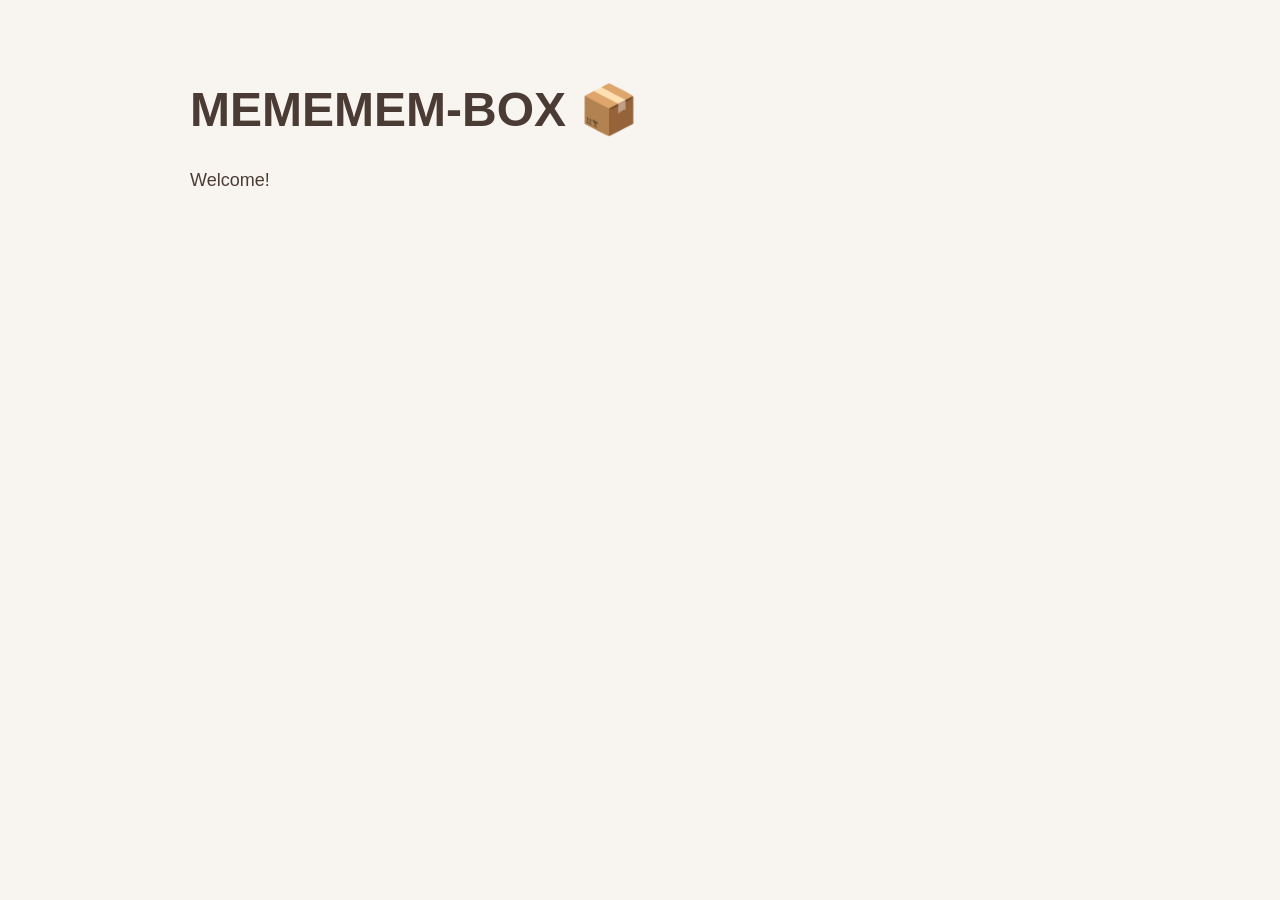
<file: index.html>
<!DOCTYPE html>
<html lang="ja">
<head>
    <meta charset="UTF-8">
    <link rel="stylesheet" href="style.css">
    <title>MEMEMEM-BOX</title>
</head>
<body>
    <h1>MEMEMEM-BOX 📦</h1>
    <p>Welcome!</p>
</body>
</html>
</file>
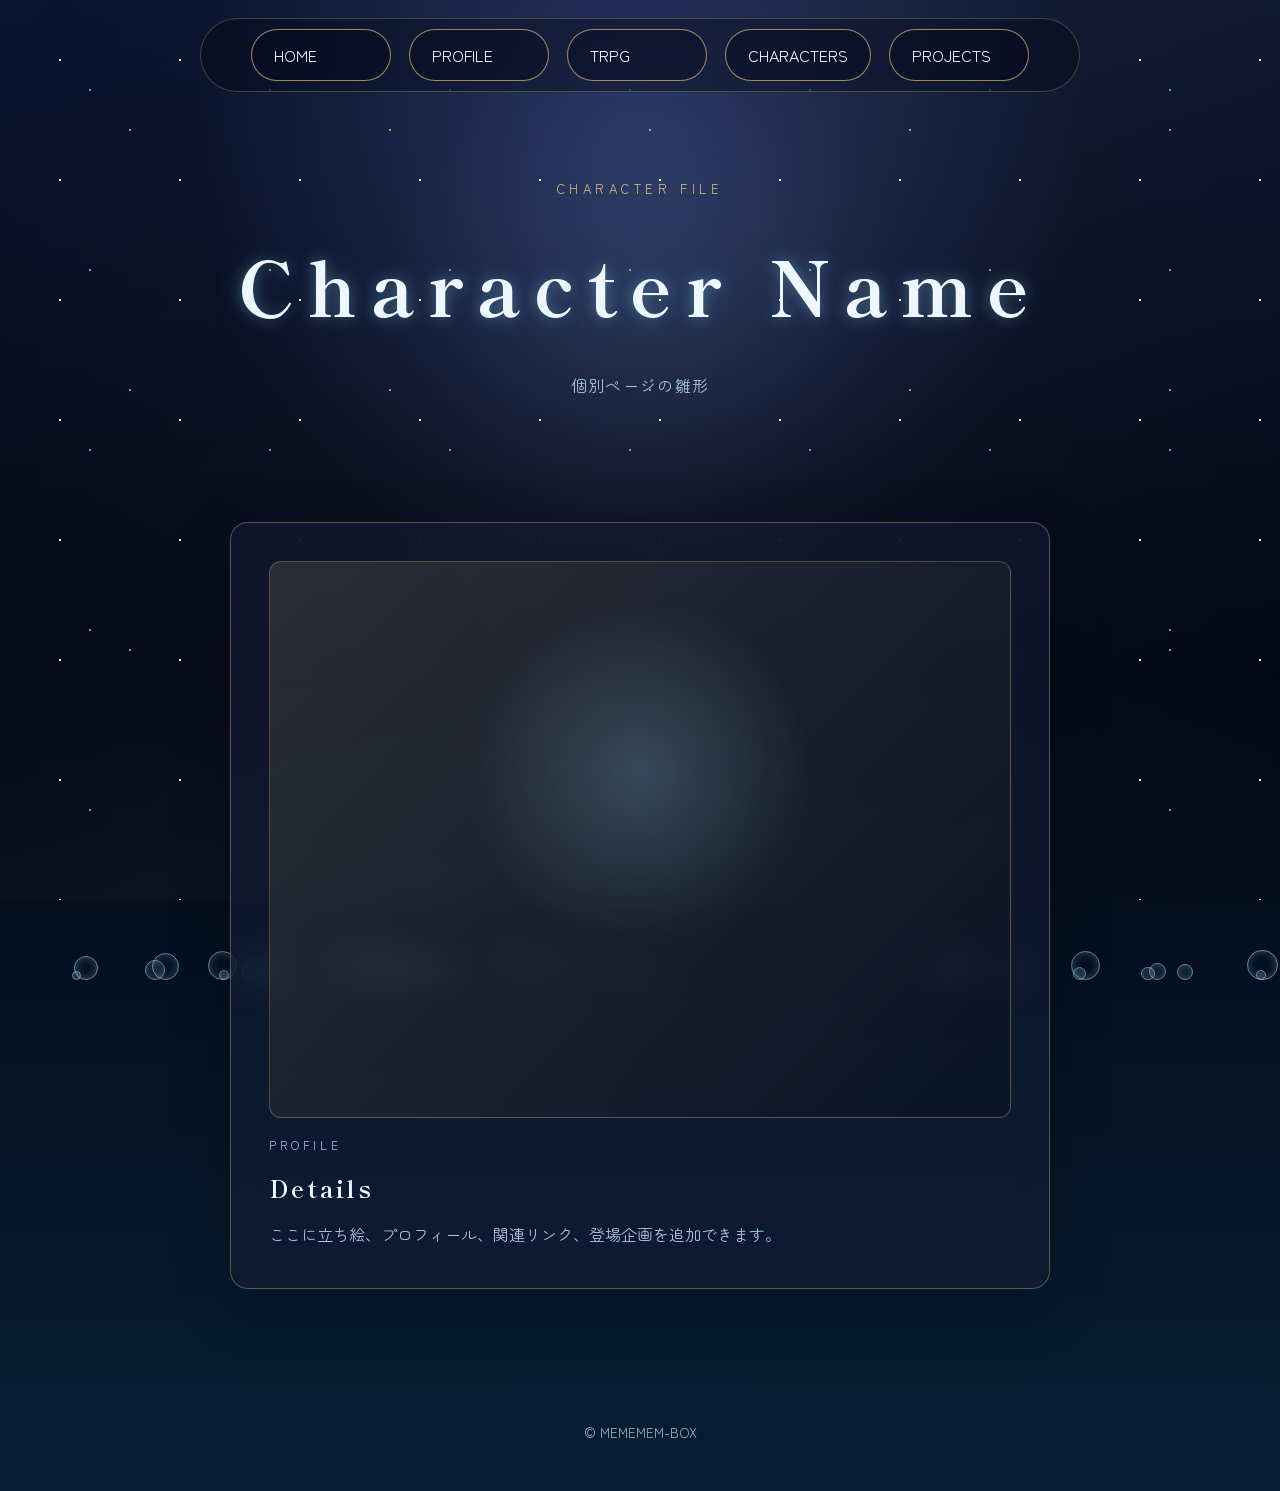
<file: character-detail.html>
<!DOCTYPE html>
<html lang="ja">
<head>
  <meta charset="UTF-8">
  <meta name="viewport" content="width=device-width, initial-scale=1.0">
  <link rel="stylesheet" href="css/style.css">
  <title>CHARACTER DETAIL | MEMEMEM-BOX</title>
</head>
<body>
<div class="background">
  <div class="stars"></div>
  <div class="bubbles"></div>
</div>

<header class="site-header">
  <nav class="site-nav" aria-label="Main navigation">
    <a href="index.html">HOME</a>
    <a href="profile.html">PROFILE</a>
    <a href="trpg.html">TRPG</a>
    <a href="characters.html">CHARACTERS</a>
    <a href="projects.html">PROJECTS</a>
  </nav>
</header>

<main>
  <section class="page-hero">
    <p class="eyebrow">Character File</p>
    <h1>Character Name</h1>
    <p class="subtitle">個別ページの雛形</p>
  </section>

  <section class="content-shell" aria-label="Character detail">
    <article class="glass-card">
      <div class="portrait-placeholder"></div>
      <p class="section-kicker">Profile</p>
      <h2>Details</h2>
      <p>ここに立ち絵、プロフィール、関連リンク、登場企画を追加できます。</p>
    </article>
  </section>
</main>

<footer class="site-footer">
  <small>&copy; MEMEMEM-BOX</small>
</footer>

<script src="js/script.js"></script>
</body>
</html>
</file>
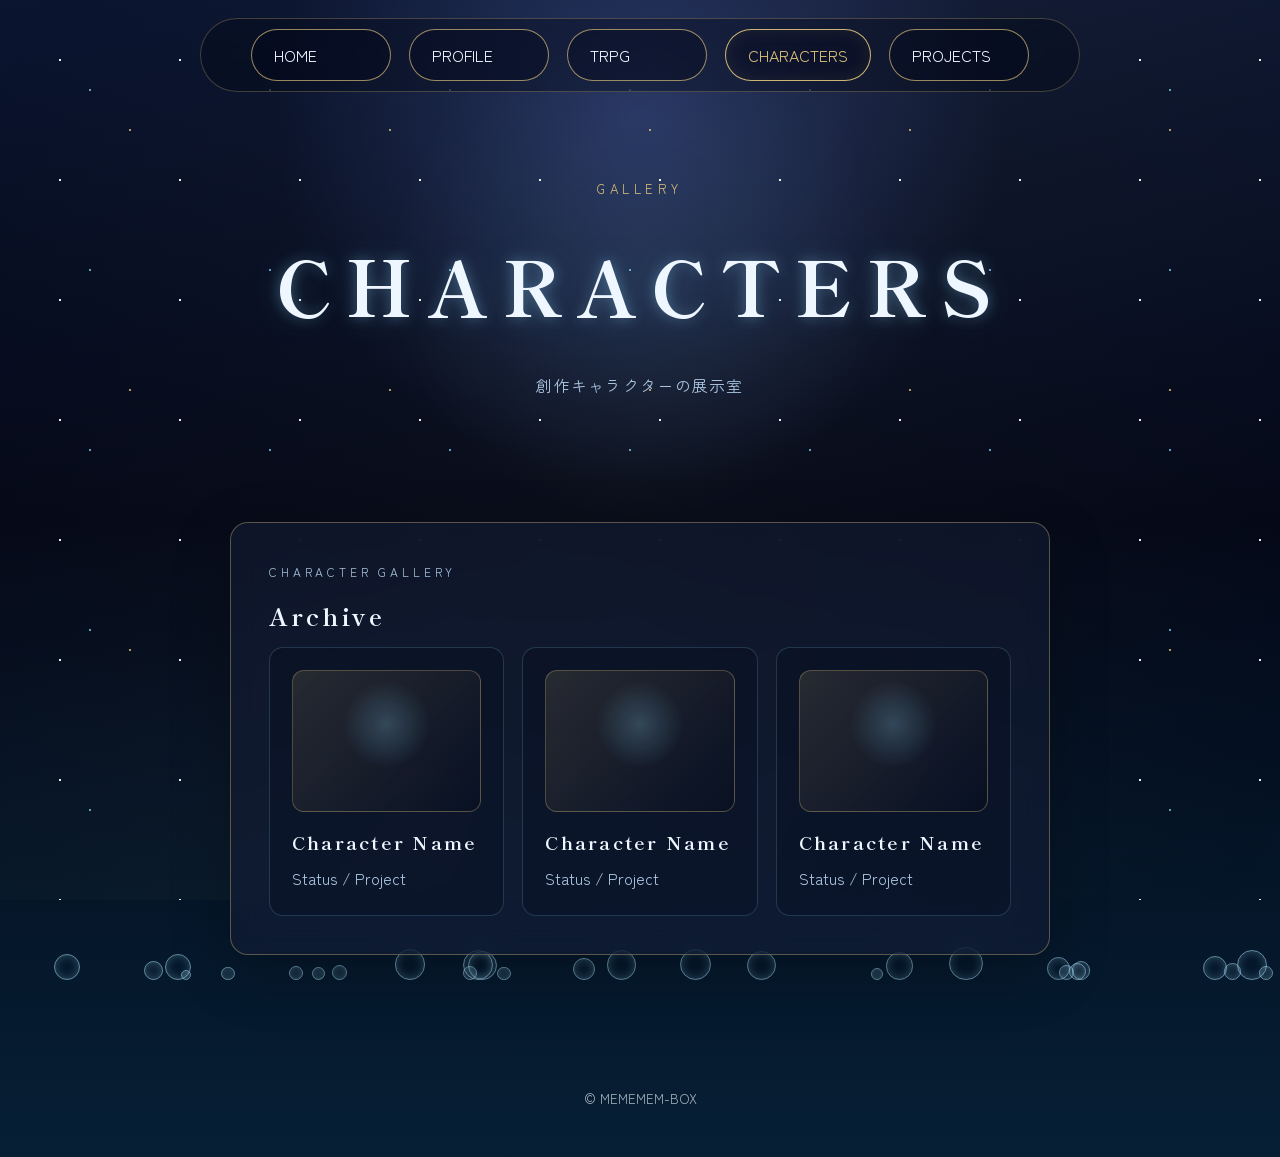
<file: characters.html>
<!DOCTYPE html>
<html lang="ja">
<head>
  <meta charset="UTF-8">
  <meta name="viewport" content="width=device-width, initial-scale=1.0">
  <link rel="stylesheet" href="css/style.css">
  <title>CHARACTERS | MEMEMEM-BOX</title>
</head>
<body>
<div class="background">
  <div class="stars"></div>
  <div class="bubbles"></div>
</div>

<header class="site-header">
  <nav class="site-nav" aria-label="Main navigation">
    <a href="index.html">HOME</a>
    <a href="profile.html">PROFILE</a>
    <a href="trpg.html">TRPG</a>
    <a href="characters.html" aria-current="page">CHARACTERS</a>
    <a href="projects.html">PROJECTS</a>
  </nav>
</header>

<main>
  <section class="page-hero">
    <p class="eyebrow">Gallery</p>
    <h1>CHARACTERS</h1>
    <p class="subtitle">創作キャラクターの展示室</p>
  </section>

  <section class="content-shell" aria-label="Character gallery">
    <article class="glass-card">
      <p class="section-kicker">Character Gallery</p>
      <h2>Archive</h2>
      <div class="card-grid">
        <a class="mini-card" href="character-detail.html">
          <div class="portrait-placeholder"></div>
          <h3>Character Name</h3>
          <p>Status / Project</p>
        </a>
        <a class="mini-card" href="character-detail.html">
          <div class="portrait-placeholder"></div>
          <h3>Character Name</h3>
          <p>Status / Project</p>
        </a>
        <a class="mini-card" href="character-detail.html">
          <div class="portrait-placeholder"></div>
          <h3>Character Name</h3>
          <p>Status / Project</p>
        </a>
      </div>
    </article>
  </section>
</main>

<footer class="site-footer">
  <small>&copy; MEMEMEM-BOX</small>
</footer>

<script src="js/script.js"></script>
</body>
</html>
</file>
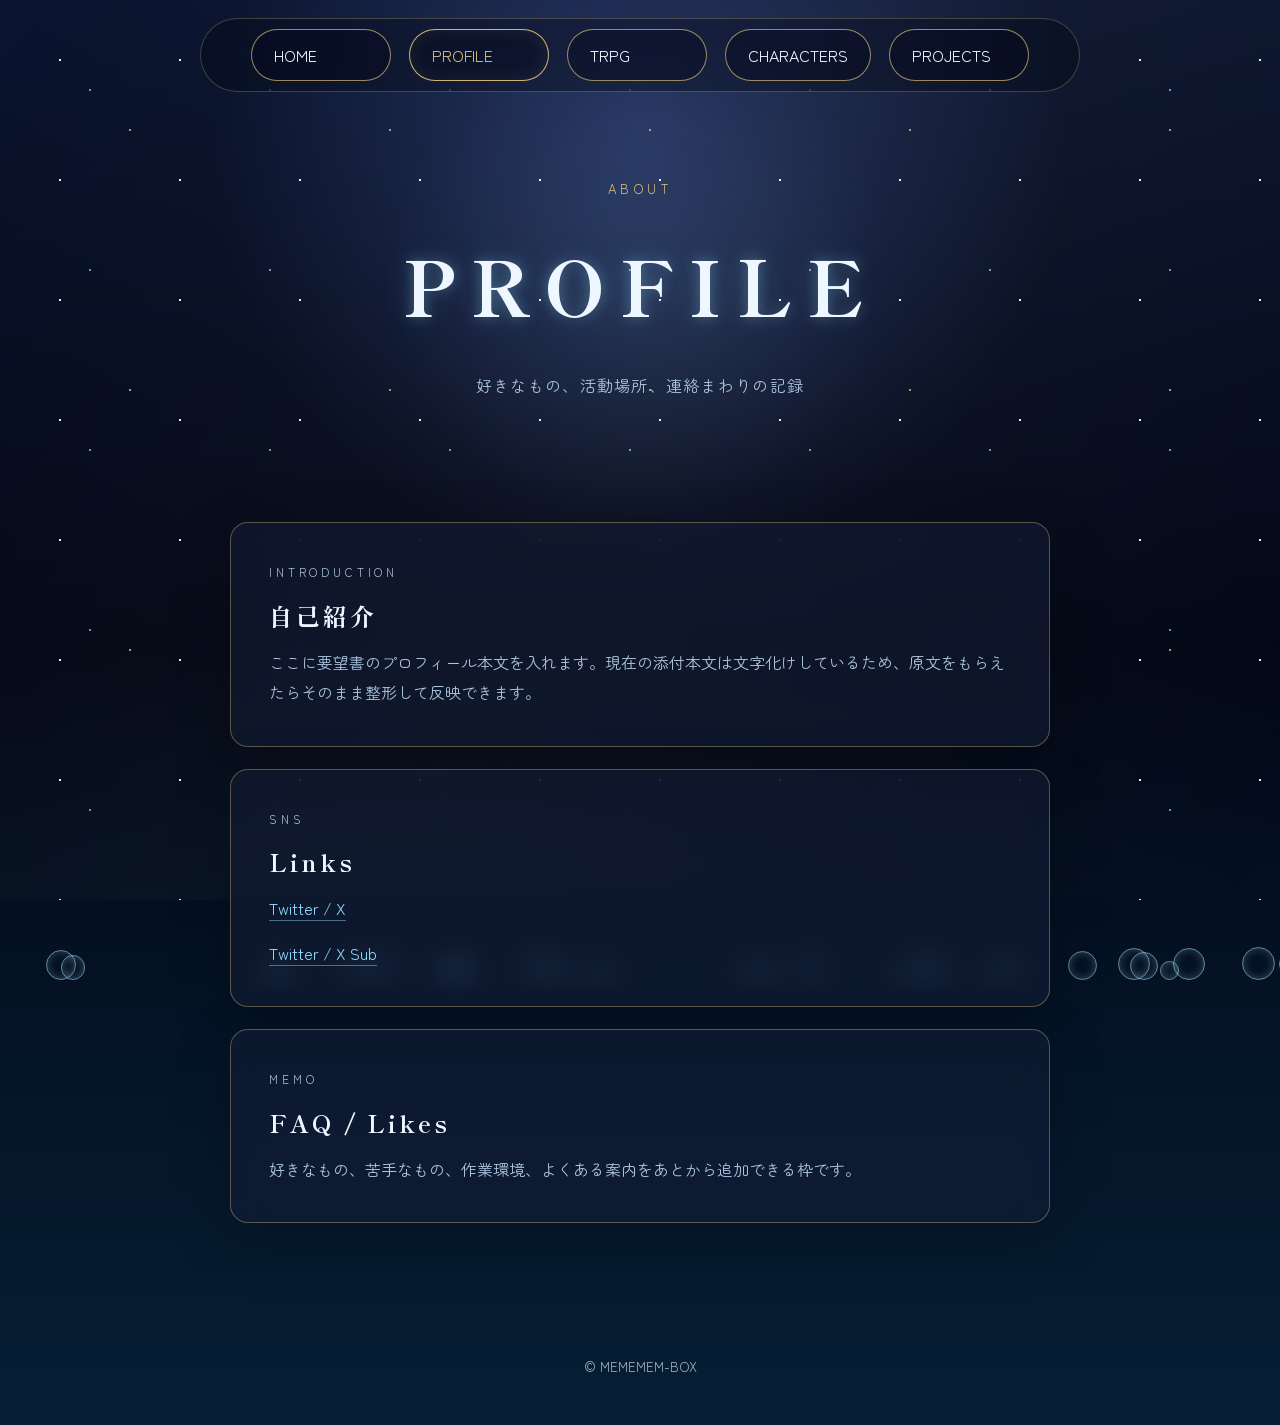
<file: profile.html>
<!DOCTYPE html>
<html lang="ja">
<head>
  <meta charset="UTF-8">
  <meta name="viewport" content="width=device-width, initial-scale=1.0">
  <link rel="stylesheet" href="css/style.css">
  <title>PROFILE | MEMEMEM-BOX</title>
</head>
<body>
<div class="background">
  <div class="stars"></div>
  <div class="bubbles"></div>
</div>

<header class="site-header">
  <nav class="site-nav" aria-label="Main navigation">
    <a href="index.html">HOME</a>
    <a href="profile.html" aria-current="page">PROFILE</a>
    <a href="trpg.html">TRPG</a>
    <a href="characters.html">CHARACTERS</a>
    <a href="projects.html">PROJECTS</a>
  </nav>
</header>

<main>
  <section class="page-hero">
    <p class="eyebrow">About</p>
    <h1>PROFILE</h1>
    <p class="subtitle">好きなもの、活動場所、連絡まわりの記録</p>
  </section>

  <section class="content-shell" aria-label="Profile content">
    <article class="glass-card">
      <p class="section-kicker">Introduction</p>
      <h2>自己紹介</h2>
      <p>ここに要望書のプロフィール本文を入れます。現在の添付本文は文字化けしているため、原文をもらえたらそのまま整形して反映できます。</p>
    </article>

    <article class="glass-card">
      <p class="section-kicker">SNS</p>
      <h2>Links</h2>
      <p><a class="text-link" href="https://twitter.com/NaTsu_Me_oO">Twitter / X</a></p>
      <p><a class="text-link" href="https://twitter.com/U_Utu_N_oO">Twitter / X Sub</a></p>
    </article>

    <article class="glass-card">
      <p class="section-kicker">Memo</p>
      <h2>FAQ / Likes</h2>
      <p>好きなもの、苦手なもの、作業環境、よくある案内をあとから追加できる枠です。</p>
    </article>
  </section>
</main>

<footer class="site-footer">
  <small>&copy; MEMEMEM-BOX</small>
</footer>

<script src="js/script.js"></script>
</body>
</html>
</file>
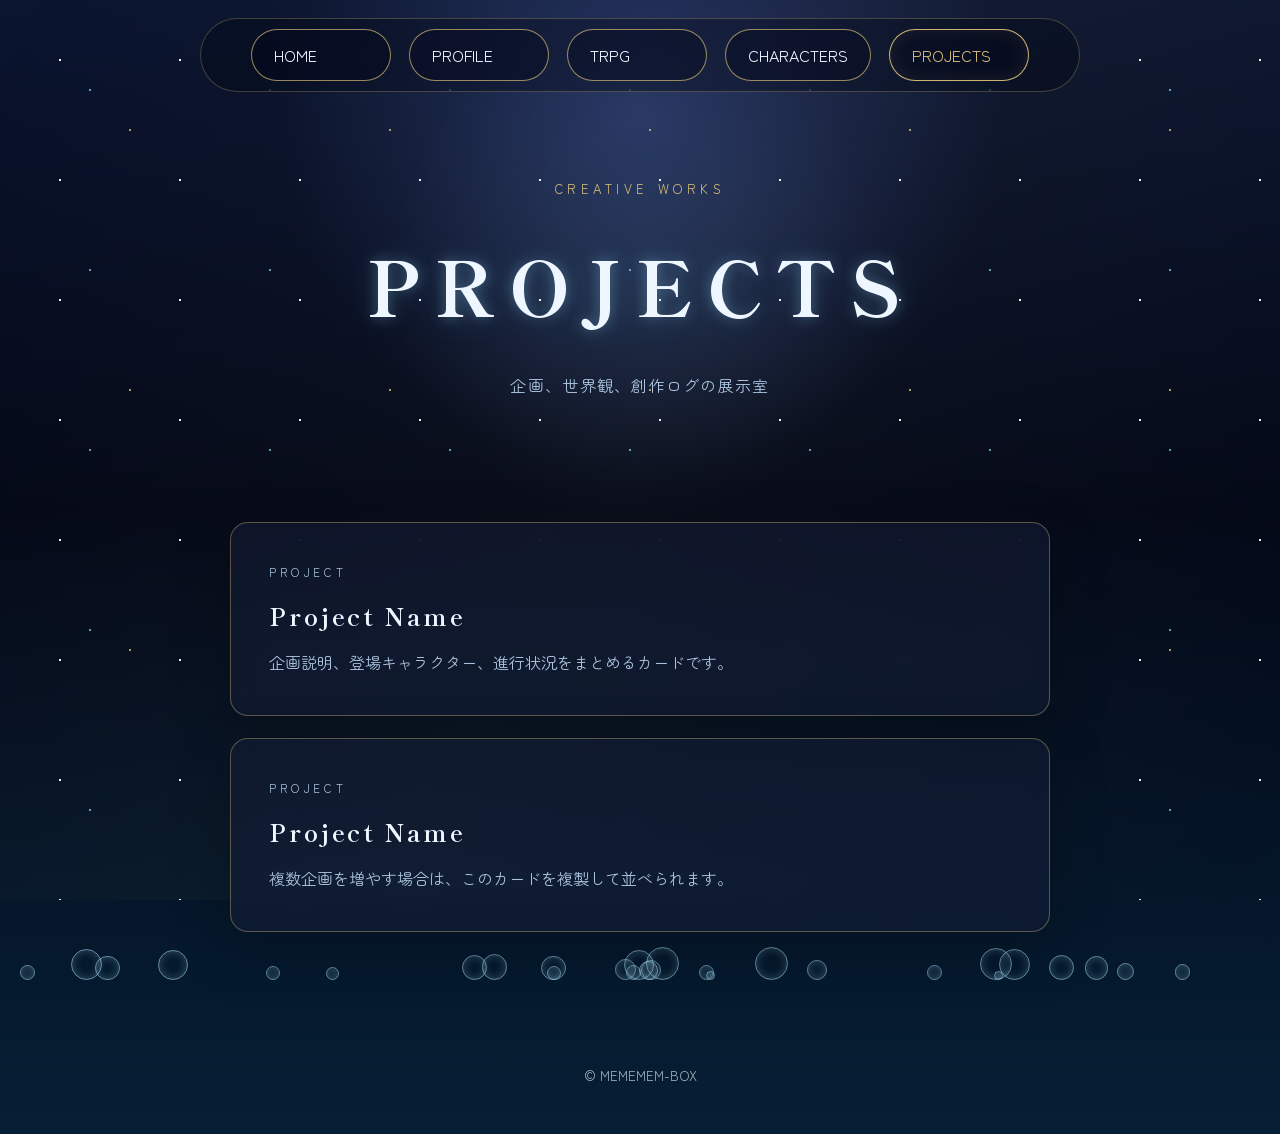
<file: projects.html>
<!DOCTYPE html>
<html lang="ja">
<head>
  <meta charset="UTF-8">
  <meta name="viewport" content="width=device-width, initial-scale=1.0">
  <link rel="stylesheet" href="css/style.css">
  <title>PROJECTS | MEMEMEM-BOX</title>
</head>
<body>
<div class="background">
  <div class="stars"></div>
  <div class="bubbles"></div>
</div>

<header class="site-header">
  <nav class="site-nav" aria-label="Main navigation">
    <a href="index.html">HOME</a>
    <a href="profile.html">PROFILE</a>
    <a href="trpg.html">TRPG</a>
    <a href="characters.html">CHARACTERS</a>
    <a href="projects.html" aria-current="page">PROJECTS</a>
  </nav>
</header>

<main>
  <section class="page-hero">
    <p class="eyebrow">Creative Works</p>
    <h1>PROJECTS</h1>
    <p class="subtitle">企画、世界観、創作ログの展示室</p>
  </section>

  <section class="content-shell" aria-label="Project list">
    <article class="glass-card">
      <p class="section-kicker">Project</p>
      <h2>Project Name</h2>
      <p>企画説明、登場キャラクター、進行状況をまとめるカードです。</p>
    </article>

    <article class="glass-card">
      <p class="section-kicker">Project</p>
      <h2>Project Name</h2>
      <p>複数企画を増やす場合は、このカードを複製して並べられます。</p>
    </article>
  </section>
</main>

<footer class="site-footer">
  <small>&copy; MEMEMEM-BOX</small>
</footer>

<script src="js/script.js"></script>
</body>
</html>
</file>
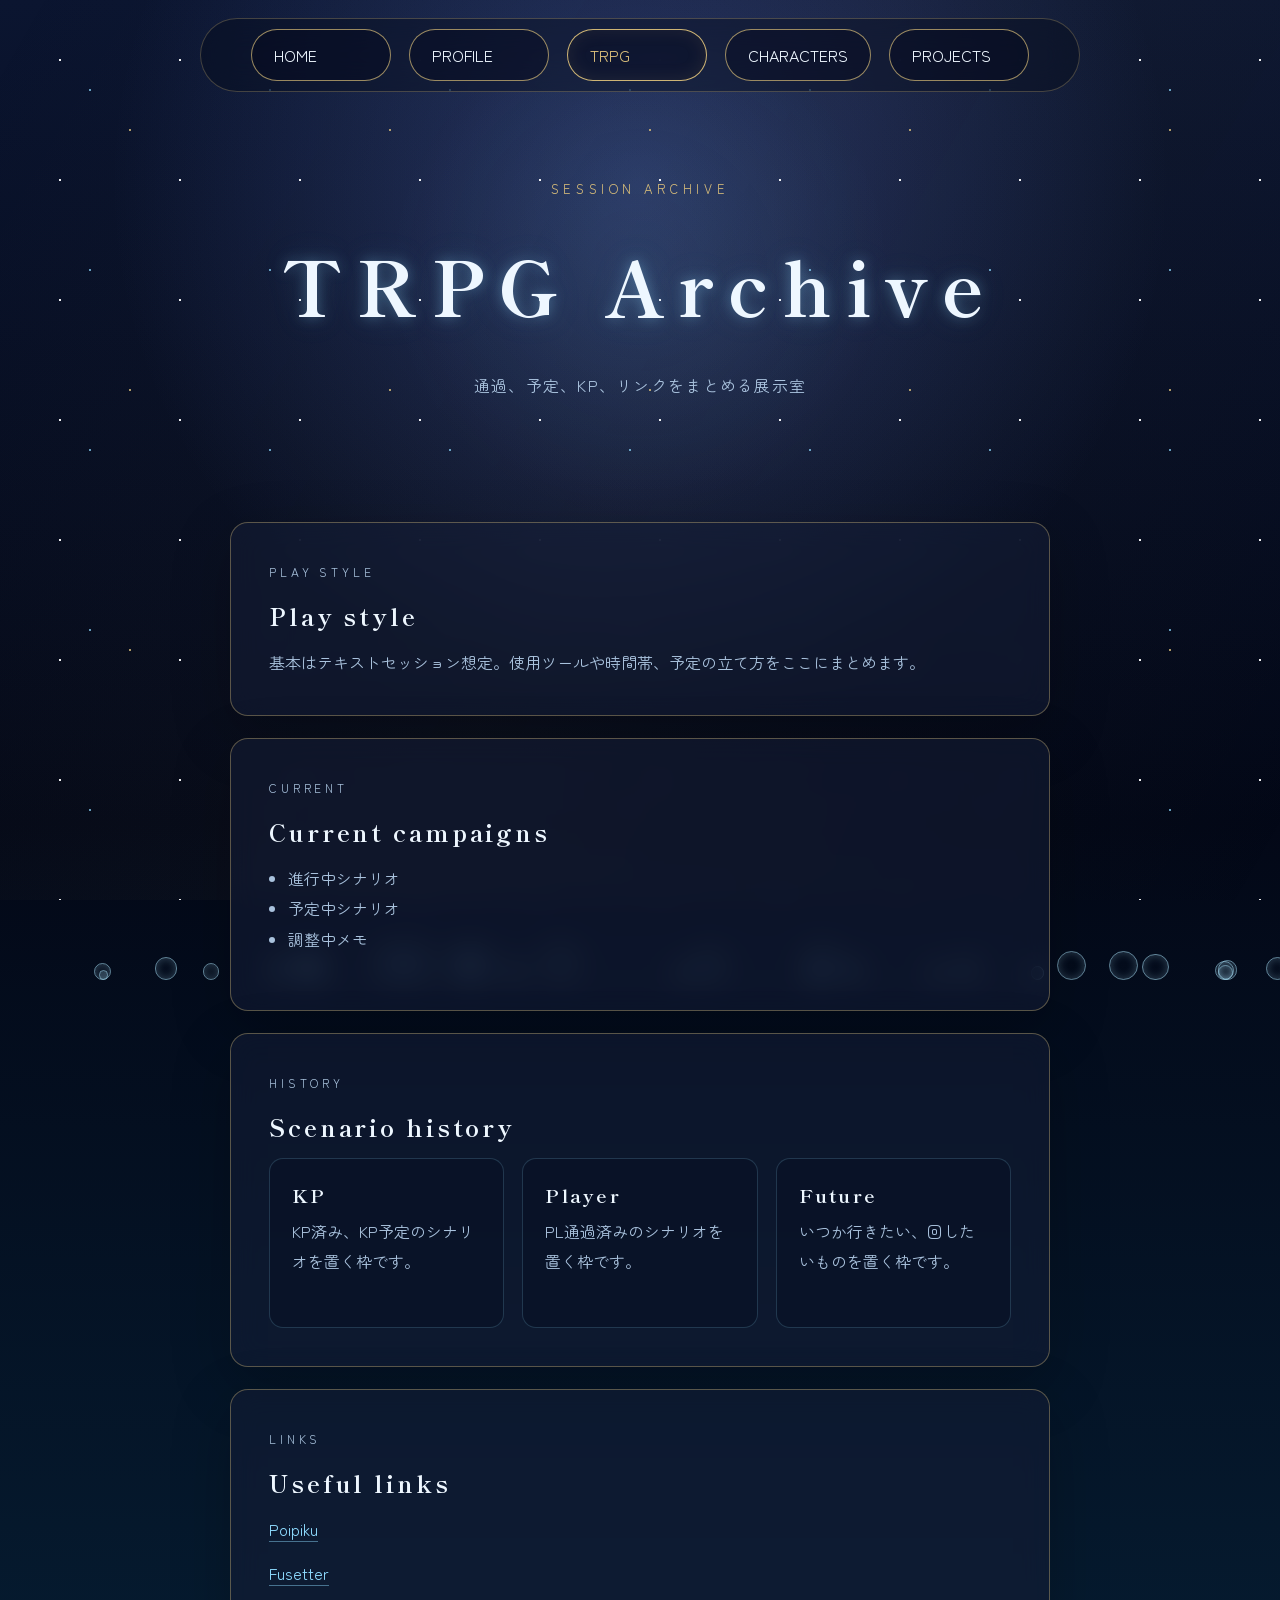
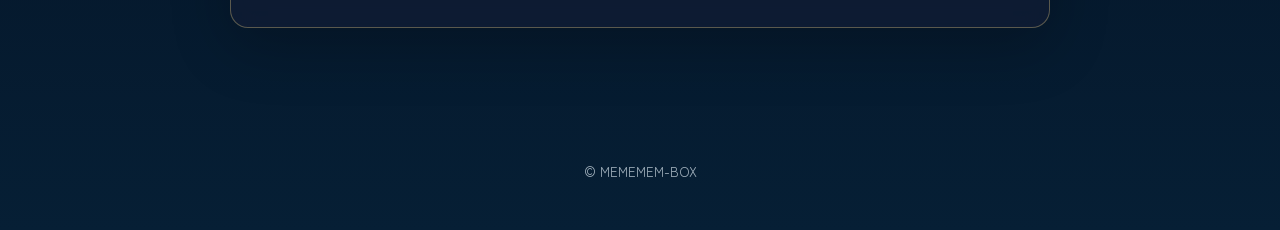
<file: trpg.html>
<!DOCTYPE html>
<html lang="ja">
<head>
  <meta charset="UTF-8">
  <meta name="viewport" content="width=device-width, initial-scale=1.0">
  <link rel="stylesheet" href="css/style.css">
  <title>TRPG | MEMEMEM-BOX</title>
</head>
<body>
<div class="background">
  <div class="stars"></div>
  <div class="bubbles"></div>
</div>

<header class="site-header">
  <nav class="site-nav" aria-label="Main navigation">
    <a href="index.html">HOME</a>
    <a href="profile.html">PROFILE</a>
    <a href="trpg.html" aria-current="page">TRPG</a>
    <a href="characters.html">CHARACTERS</a>
    <a href="projects.html">PROJECTS</a>
  </nav>
</header>

<main>
  <section class="page-hero">
    <p class="eyebrow">Session Archive</p>
    <h1>TRPG Archive</h1>
    <p class="subtitle">通過、予定、KP、リンクをまとめる展示室</p>
  </section>

  <section class="content-shell" aria-label="TRPG content">
    <article class="glass-card">
      <p class="section-kicker">Play Style</p>
      <h2>Play style</h2>
      <p>基本はテキストセッション想定。使用ツールや時間帯、予定の立て方をここにまとめます。</p>
    </article>

    <article class="glass-card">
      <p class="section-kicker">Current</p>
      <h2>Current campaigns</h2>
      <ul class="clean-list">
        <li>進行中シナリオ</li>
        <li>予定中シナリオ</li>
        <li>調整中メモ</li>
      </ul>
    </article>

    <article class="glass-card">
      <p class="section-kicker">History</p>
      <h2>Scenario history</h2>
      <div class="card-grid">
        <section class="mini-card">
          <h3>KP</h3>
          <p>KP済み、KP予定のシナリオを置く枠です。</p>
        </section>
        <section class="mini-card">
          <h3>Player</h3>
          <p>PL通過済みのシナリオを置く枠です。</p>
        </section>
        <section class="mini-card">
          <h3>Future</h3>
          <p>いつか行きたい、回したいものを置く枠です。</p>
        </section>
      </div>
    </article>

    <article class="glass-card">
      <p class="section-kicker">Links</p>
      <h2>Useful links</h2>
      <p><a class="text-link" href="https://poipiku.com/10769516/">Poipiku</a></p>
      <p><a class="text-link" href="https://fusetter.com/u/U_Utu_N_oO">Fusetter</a></p>
    </article>
  </section>
</main>

<footer class="site-footer">
  <small>&copy; MEMEMEM-BOX</small>
</footer>

<script src="js/script.js"></script>
</body>
</html>
</file>
<file: style.css>
body {
    background: #f8f4ef;
    color: #4b3b35;
    font-family: "Yu Gothic UI", sans-serif;

    max-width: 900px;
    margin: auto;
    padding: 50px;
}

h1{
    font-size:48px;
}

p{
    font-size:18px;
}
</file>
<file: css/style.css>
@import url("https://fonts.googleapis.com/css2?family=Shippori+Mincho:wght@400;600;700&family=Zen+Maru+Gothic:wght@400;500;700&display=swap");

:root {
  --bg-deep: #030817;
  --bg-night: #0b1530;
  --bg-sea: #061f35;
  --text: #eef7ff;
  --sub: #a9c2dd;
  --gold: #d8bd7a;
  --aqua: #8edbff;
}

* {
  box-sizing: border-box;
}

body {
  margin: 0;
  min-height: 100vh;
  color: var(--text);
  font-family: "Zen Maru Gothic", sans-serif;
  background:
    radial-gradient(circle at 50% 10%, rgba(105, 139, 255, .25), transparent 30%),
    linear-gradient(to bottom, var(--bg-night) 0%, var(--bg-deep) 45%, var(--bg-sea) 100%);
  overflow-x: hidden;
}

body::before {
  content: "";
  position: fixed;
  inset: 0;
  z-index: -2;
  pointer-events: none;
  background:
    radial-gradient(circle at 50% 30%, rgba(142, 219, 255, .08), transparent 28%),
    linear-gradient(120deg, transparent, rgba(216, 189, 122, .04), transparent);
  animation: slowGlow 14s ease-in-out infinite alternate;
}

.background,
.stars,
.bubbles {
  position: fixed;
  inset: 0;
  pointer-events: none;
  z-index: -1;
}

.stars {
  background-image:
    radial-gradient(circle, rgba(255,255,255,.95) 1px, transparent 1.5px),
    radial-gradient(circle, rgba(142,219,255,.7) 1px, transparent 1.5px),
    radial-gradient(circle, rgba(216,189,122,.8) 1px, transparent 1.5px);
  background-size: 120px 120px, 180px 180px, 260px 260px;
  animation: twinkle 5s ease-in-out infinite alternate;
}

@keyframes twinkle {
  from { opacity: .45; }
  to { opacity: .95; }
}

@keyframes slowGlow {
  from { opacity: .55; transform: translateY(-1.5%); }
  to { opacity: 1; transform: translateY(1.5%); }
}

.bubble {
  position: absolute;
  bottom: -80px;
  border: 1px solid rgba(174, 231, 255, .55);
  border-radius: 999px;
  box-shadow: inset 0 0 10px rgba(174, 231, 255, .25);
  animation: floatUp linear infinite;
}

@keyframes floatUp {
  from {
    transform: translateY(0) translateX(0);
    opacity: 0;
  }
  10% {
    opacity: .7;
  }
  28% {
    transform: translateY(-32vh) translateX(calc(var(--drift) * .25 + var(--sway-1)));
  }
  52% {
    transform: translateY(-60vh) translateX(calc(var(--drift) * .5 - var(--sway-2)));
  }
  76% {
    transform: translateY(-88vh) translateX(calc(var(--drift) * .75 + var(--sway-3)));
  }
  100% {
    transform: translateY(-115vh) translateX(var(--drift));
    opacity: 0;
  }
}

.hero {
  min-height: 100vh;
  display: grid;
  place-content: center;
  text-align: center;
  padding: 120px 24px 80px;
}

.eyebrow {
  color: var(--gold);
  letter-spacing: .35em;
  text-transform: uppercase;
  font-size: 13px;
}

h1 {
  margin: 18px 0;
  font-family: "Shippori Mincho", serif;
  font-size: clamp(42px, 8vw, 96px);
  letter-spacing: .18em;
  font-weight: 700;
  text-shadow:
    0 0 14px rgba(142, 219, 255, .35),
    0 0 34px rgba(142, 219, 255, .18);
}

.subtitle {
  color: var(--sub);
  font-size: 16px;
  letter-spacing: .08em;
}

nav {
  margin-top: 42px;
  display: flex;
  justify-content: center;
  gap: 18px;
  flex-wrap: wrap;
}

nav a {
  min-width: 140px;
  padding: 13px 22px;
  color: var(--text);
  text-decoration: none;
  border: 1px solid rgba(216, 189, 122, .7);
  background: rgba(3, 8, 23, .35);
  border-radius: 999px;
  transition: .25s;
}

nav a:hover {
  color: var(--gold);
  transform: translateY(-3px);
  box-shadow: 0 0 24px rgba(142, 219, 255, .18);
}

.site-header {
  position: fixed;
  top: 0;
  left: 0;
  right: 0;
  z-index: 10;
  padding: 18px 20px;
}

.site-nav {
  width: min(880px, calc(100vw - 32px));
  margin: 0 auto;
  padding: 10px;
  background: rgba(3, 8, 23, .38);
  border: 1px solid rgba(216, 189, 122, .28);
  border-radius: 999px;
  backdrop-filter: blur(16px);
}

.site-nav a[aria-current="page"] {
  color: var(--gold);
  border-color: rgba(216, 189, 122, .95);
  box-shadow: inset 0 0 18px rgba(216, 189, 122, .1);
}

.content-shell {
  width: min(820px, calc(100vw - 32px));
  margin: 0 auto;
  padding: 0 0 96px;
  display: grid;
  gap: 22px;
}

.glass-card {
  padding: clamp(24px, 4vw, 38px);
  background: rgba(20, 30, 55, .55);
  border: 1px solid rgba(216, 189, 122, .38);
  border-radius: 18px;
  box-shadow: 0 18px 60px rgba(0, 0, 0, .22);
  backdrop-filter: blur(14px);
}

.glass-card h2,
.glass-card h3 {
  margin: 0 0 14px;
  font-family: "Shippori Mincho", serif;
  letter-spacing: .12em;
}

.glass-card p {
  margin: 0 0 14px;
  color: var(--sub);
  line-height: 1.9;
}

.glass-card p:last-child {
  margin-bottom: 0;
}

.section-kicker {
  color: var(--gold);
  font-size: 12px;
  letter-spacing: .32em;
  text-transform: uppercase;
}

.clean-list {
  margin: 0 0 18px;
  padding-left: 1.2em;
  color: var(--sub);
  line-height: 1.9;
}

.text-link {
  color: var(--aqua);
  text-decoration: none;
  border-bottom: 1px solid rgba(142, 219, 255, .45);
}

.text-link:hover {
  color: var(--gold);
  border-color: rgba(216, 189, 122, .7);
}

.page-hero {
  min-height: 58vh;
  display: grid;
  place-content: center;
  text-align: center;
  padding: 120px 24px 64px;
}

.page-hero h1 {
  font-size: clamp(40px, 7vw, 76px);
}

.card-grid {
  display: grid;
  grid-template-columns: repeat(auto-fit, minmax(220px, 1fr));
  gap: 18px;
}

.mini-card {
  min-height: 170px;
  padding: 22px;
  color: inherit;
  text-decoration: none;
  background: rgba(3, 8, 23, .26);
  border: 1px solid rgba(142, 219, 255, .18);
  border-radius: 14px;
}

.mini-card h3 {
  margin-bottom: 8px;
}

.portrait-placeholder {
  aspect-ratio: 4 / 3;
  margin-bottom: 16px;
  border-radius: 12px;
  border: 1px solid rgba(216, 189, 122, .32);
  background:
    radial-gradient(circle at 50% 38%, rgba(142, 219, 255, .22), transparent 34%),
    linear-gradient(135deg, rgba(216, 189, 122, .14), rgba(3, 8, 23, .3));
}

.site-footer {
  padding: 34px 20px 48px;
  text-align: center;
  color: rgba(238, 247, 255, .68);
}

@media (max-width: 640px) {
  .site-header {
    position: absolute;
  }

  .site-nav {
    border-radius: 18px;
  }

  nav a {
    min-width: 120px;
    padding: 11px 16px;
    font-size: 13px;
  }

  h1 {
    letter-spacing: .1em;
  }
}
</file>
